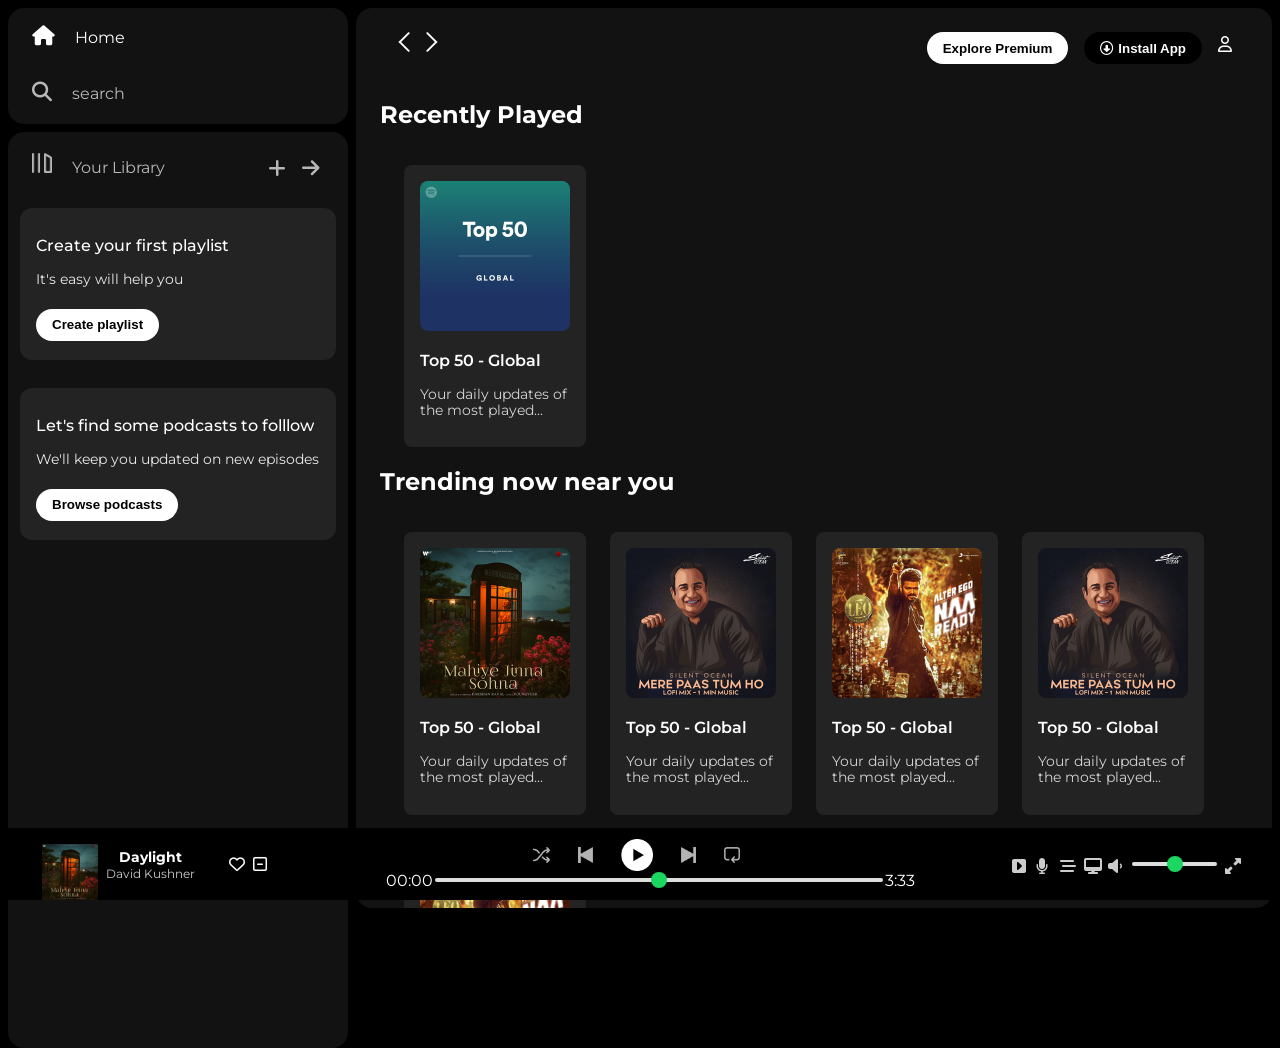
<file: SPOTIFY CLONE/index.html>
<!DOCTYPE html>
<html lang="en">
  <head>
    <meta charset="UTF-8" />
    <meta name="viewport" content="width=device-width, initial-scale=1.0" />
    <link rel="stylesheet" href="https://cdnjs.cloudflare.com/ajax/libs/font-awesome/6.4.0/css/all.min.css" integrity="sha512-iecdLmaskl7CVkqkXNQ/ZH/XLlvWZOJyj7Yy7tcenmpD1ypASozpmT/E0iPtmFIB46ZmdtAc9eNBvH0H/ZpiBw==" crossorigin="anonymous" referrerpolicy="no-referrer"/>
    <link rel="icon" href="./assets/logo.png"/>
    <title>Spotify - Web Player: Music for everyone</title>
    <link rel="stylesheet" href="style.css"/>
    <link rel="preconnect" href="https://fonts.googleapis.com">
    <link rel="preconnect" href="https://fonts.gstatic.com" crossorigin>
    <link href="https://fonts.googleapis.com/css2?family=Montserrat:wght@300;400;500;600;700&display=swap" rel="stylesheet">
  </head>

  <body>
    <div class="main">
        <div class="sidebar">
            <div class="nav">
                <div class="nav-option" style="opacity:1;">
                    <i class="fa-solid fa-house"></i>
                    <a href="#">Home</a> 
                </div>
                <div class="nav-option">
                    <i class="fa-solid fa-magnifying-glass"></i>
                    <a href="#">search</a>
                </div>
            </div>
            <div class="library">
                <div class="options">
                  <div class="lib-option nav-option">
                    <img src="./assets/library_icon.png"/>
                    <a href="#">Your Library</a> 
                  </div>
                  <div class="icons">
                    <i class="fa-solid fa-plus"></i>
                    <i class="fa-solid fa-arrow-right"></i>
                  </div>
                </div>
                <div class="lib-box">
                    <div class="box">
                        <p class="box-p1">Create your first playlist</p>
                        <p class="box-p2">It's easy will help you</p>
                        <button class="badge">Create playlist</button>
                    </div>
                    <div class="box">
                        <p class="box-p1">Let's find some podcasts to folllow</p>
                        <p class="box-p2">We'll keep you updated on new episodes </p>
                        <button class="badge">Browse podcasts</button>
                    </div>
                </div>
            </div>
        </div>
        <div class="main_content">
            <div class="sticky-nav">
                <div class="sticky-nav-icons">
                    <img src="./assets/backward_icon.png"/>
                    <img src="./assets/forward_icon.png" class="hide"/>
                </div>
                <div class="sticky-nav-options">
                    <button class="badge nav-item hide">Explore Premium</button>
                    <button class="badge nav-item dark-badge"><i class="fa-regular fa-circle-down" style="margin-right:5px;"></i>Install App</button>
                    <i class="fa-regular fa-user nav-item"></i>
                </div>
            </div>

            <h2>Recently Played</h2>
            <div class="card-container">
                    <div class="card">
                        <img src="./assets/card1img.jpeg" class="card-img" />
                        <p class="card-title">Top 50 - Global</p>
                        <p class="card-info">Your daily updates of the most played...</p>
                    </div>
            </div>
            
            <h2>Trending now near you</h2>
            <div class="card-container">
                    <div class="card">
                        <img src="./assets/card2img.jpeg" class="card-img" />
                        <p class="card-title">Top 50 - Global</p>
                        <p class="card-info">Your daily updates of the most played...</p>
                    </div>
                    <div class="card">
                        <img src="./assets/card3img.jpeg" class="card-img" />
                        <p class="card-title">Top 50 - Global</p>
                        <p class="card-info">Your daily updates of the most played...</p>
                    </div>
                    <div class="card">
                        <img src="./assets/card4img.jpeg" class="card-img" />
                        <p class="card-title">Top 50 - Global</p>
                        <p class="card-info">Your daily updates of the most played...</p>
                    </div>
                    <div class="card">
                        <img src="./assets/card3img.jpeg" class="card-img" />
                        <p class="card-title">Top 50 - Global</p>
                        <p class="card-info">Your daily updates of the most played...</p>
                    </div>
                    <div class="card">
                        <img src="./assets/card4img.jpeg" class="card-img" />
                        <p class="card-title">Top 50 - Global</p>
                        <p class="card-info">Your daily updates of the most played...</p>
                    </div>
            </div>

            <h2>Featured Charts</h2>
            <div class="card-container">
                    <div class="card">
                        <img src="./assets/card5img.jpeg" class="card-img" />
                        <p class="card-title">Top 50 - Global</p>
                        <p class="card-info">Your daily updates of the most played...</p>
                    </div>
                    <div class="card">
                        <img src="./assets/card6img.jpeg" class="card-img" />
                        <p class="card-title">Top Songs - India</p>
                        <p class="card-info">Your daily updates of the most played...</p>
                    </div>
                    <div class="card">
                        <img src="./assets/card1img.jpeg" class="card-img" />
                        <p class="card-title">Top 50 - Global</p>
                        <p class="card-info">Your daily updates of the most played...</p>
                    </div>
            </div>
            <div class="footer">
                <div class="line"></div>
            </div>
        </div>
        <div class="music-player">
            <div class="album">
            <img src="./assets/card2img.jpeg" class="album-image"/>
            <div class="para">
                <p class="para1">Daylight</p>
                <p class="para2">David Kushner</p>
            </div >
            <div class="music-player-icons">
            <i class="fa-regular fa-heart"></i>
            <i class="fa-regular fa-square-minus"></i>
           </div> 
           </div>
          <div class="player">
            <div class="player-controls">
                <img src="./assets/player_icon1.png" class="player-control-icon"/>
                <img src="./assets/player_icon2.png" class="player-control-icon"/>
                <img src="./assets/player_icon3.png" class="player-control-icon" style="opacity:1; height:2rem;"/>
                <img src="./assets/player_icon4.png" class="player-control-icon"/>
                <img src="./assets/player_icon5.png" class="player-control-icon"/>
            </div>
            <div class="playback-bar">
                <span class="curr-time">00:00</span>
                <input type="range" min="0" max="100" class="progress-bar" step="1"/>
                <span class="tot-time">3:33</span>
            </div>
          </div>

          <div class="controls">
            <i class="fa-solid fa-square-caret-right"></i>
            <i class="fas fa-microphone"></i>
            <i class="fa-solid fa-bars-staggered"></i>
            <i class="fa-solid fa-desktop"></i>
            <div class="volume-level">
                <i class="fa-solid fa-volume-low"></i>
                <input type="range" min="0" max="100" class="progress-bar2" step="1"/>
            </div>
            <i class="fa-solid fa-up-right-and-down-left-from-center"></i>
          </div>
        </div>
        </div>
    </div>
  </body>
</html>
</file>
<file: SPOTIFY CLONE/style.css>
body {
    font-family: "Montserrat", sans-serif;
    margin:0;
    background-color:#000;
    color:#fff;
    overflow:hidden;
}

.main {
    display:flex;
    height:100vh;
    padding:0.5rem;
}

.sidebar {
    background-color:#000;
    width:340px;
    border-radius:1rem;/*16px*/
    margin-right:0.5rem;
}

.main_content {
 background-color:#121212;
 flex:1;
 border-radius:1rem;
 overflow:auto;
 padding:0 1.5rem 0 1.5rem;
}

.music-player {
    background-color:#000;
    position:fixed;
    bottom:0;
    width:100%;
    height:72px;
}

a {
    text-decoration:none;
    color:white;
}

.nav{
    background-color:#121212;
    border-radius:1rem;
    display:flex;
    flex-direction:column;
    justify-content:center;
    height:100px;
    padding:0.5rem 0.75rem;
}

.nav-option {
   line-height:2.5rem;
   opacity:0.7;
   padding:0.5rem 0.75rem;
}

.nav-option:hover {
    opacity:1;
}

.nav-option i {
    font-size:1.25rem;

}

.nav-option a {
    font-size:1rem;
    margin-left:1rem;
}

.library {
    background-color:#121212;
    border-radius:1rem;
    height:100%;
    margin-top:0.5rem;
    padding:0.5rem 0.75rem;
}

.options {
   display:flex;
   justify-content:space-between; 
   align-items:center;
   
}

.lib-option img{
    height:1.25rem;
    width:1.25rem;
}

.icons {
    font-size:1.25rem;
    display:flex;
}

.icons i{
    opacity:0.7;
    margin-right:1rem;
}

.icons i:hover {
opacity:1;
}

.box {
    background-color:#232323;
    height:8rem;
    border-radius:0.75rem;
    margin:0.75rem 0 1.75rem 0;
    padding:0.75rem 1rem;
}

.box-p1 {
    font-size:1rem;
    font-weight:500;
}

.box-p2 {
    font-size:0.85rem ;
    opacity:0.9;
}

.badge {
    background-color:#fff;
    border:none;
    border-radius:100px;
    padding:0.25rem 1rem;
    font-weight:700;
    margin-top:0.5rem;
    height:2rem;
    width:fit-content;
}

.dark-badge {
    background-color:#000;
    color:#fff;
}

.sticky-nav {
    position:sticky;
    top:0;
    background-color:#121212;
    display:flex;
    justify-content:space-between;
    align-items:center;
    padding:1rem 0 1rem 0;
    z-index:10;
}

.sticky-nav-icons {
    margin-left:0.75rem;
}

.sticky-nav-options {
    display:flex;
    justify-content:center;
    align-items:center;
}

.sticky-nav-options button {
    margin-right:1rem;
}

.nav-item{
    margin-right:1rem;
}

@media (max-width:1000px) {
    .hide{
        display:none;
    }
}

.card {
    background-color:#232323;
    width:150px;
    border-radius:0.5rem;
    padding:1rem;
    margin-left:1.5rem;
    margin-top:1rem;
}            
.card-container {
    display:flex;
    flex-wrap:wrap;
}

.card-img {
    width:100%;
    border-radius:0.5rem;
}

.card-title {
    font-weight:600;
}

.card-info {
    font-size:0.85rem;
    opacity:0.8;
}

.footer {
    height:300px;
    display:flex;
    align-items:center;
    justify-content:center;
}

.line {
    width:90%;
    height:50%;
    border-top:1px solid white;
    opacity:0.4;
}

.music-player {
    display:flex;
    justify-content:space-between;
    align-items:center;
}

.album {
    width:25%;
    /* background-color:pink; */
}

.player {
    width:50%;
    /* background-color:orange; */
}

.controls {
    width:25%;
    /* background-color:green; */
}

.player-controls {
    display:flex;
    justify-content:center;
    align-items:center;
    
}

.player-control-icon {
    height:1rem;
    margin-right:1.75rem;
    opacity:0.7;
}

.player-control-icon:hover {
    opacity:1;
}

.playback-bar {
    display:flex;
    justify-content:center;
    align-items:center;
}

.progress-bar {
    width:70%;
    appearance:none;
    background-color:transparent;
    cursor:pointer;
}

.progress-bar::-webkit-slider-runnable-track {
    background-color:#ddd;
    border-radius:100px;
    height:0.2rem;
}

.progress-bar::-webkit-slider-thumb {
    appearance:none;
    height:1rem;
    width:1rem;
    background-color:#1bd760;
    border-radius:50%;
    margin-top:-6px;

}

.album {
    display:flex;
    justify-content:center;
    align-items:center;

}

.album-image {
    height:3.5rem;
    width:3.5rem;
    display:flex;
    justify-content:center;
    align-items:center;
    margin-top:1rem;
}


.para {
    display:flex;
    flex-direction:column;
    justify-content:center;
    align-items:center;
    margin:0;
    padding:0;
    margin-left:0.5rem;
}

.para1{
    margin:0;
    font-size:0.875rem;
    font-weight:700;
}

.para2{
    margin:0;
    font-size:0.75rem;
    opacity:0.8;
}

.music-player-icons {
    height:1.875rem;
    width:6.185rem;
    display:flex;
    justify-content:center;
    align-items:center;
    margin:0;
}

.music-player-icons i{
    margin-left:0.5rem;
}

.controls {
    height:1rem;
    width:19.685rem;
    display:flex;
    justify-content:center;
    align-items:center;
}

.controls i {
    margin-right:0.5rem;
    height:0.75rem;/*hegiht nhi bad rahi hai*/
    width:1rem;
    opacity:0.8;
}

.controls i:hover{
    opacity:1;
}

.controls volume-level {
    margin:0;
}

.volume-level {
    display:flex;
    justify-content:center;
    align-items:center;
    margin-right:8px;
}

.progress-bar2{
    margin:0;
    width:5.31rem;
    appearance:none;
    background-color:transparent;
    cursor:pointer;
}

.progress-bar2::-webkit-slider-runnable-track{
    background-color:#ddd;
    border-radius:100px;
    height:0.2rem;
}

.progress-bar2::-webkit-slider-thumb{
    appearance:none;
    height:1rem;
    width:1rem;
    background-color:#1bd760;
    border-radius:50%;
    margin-top:-6px;
}
</file>
